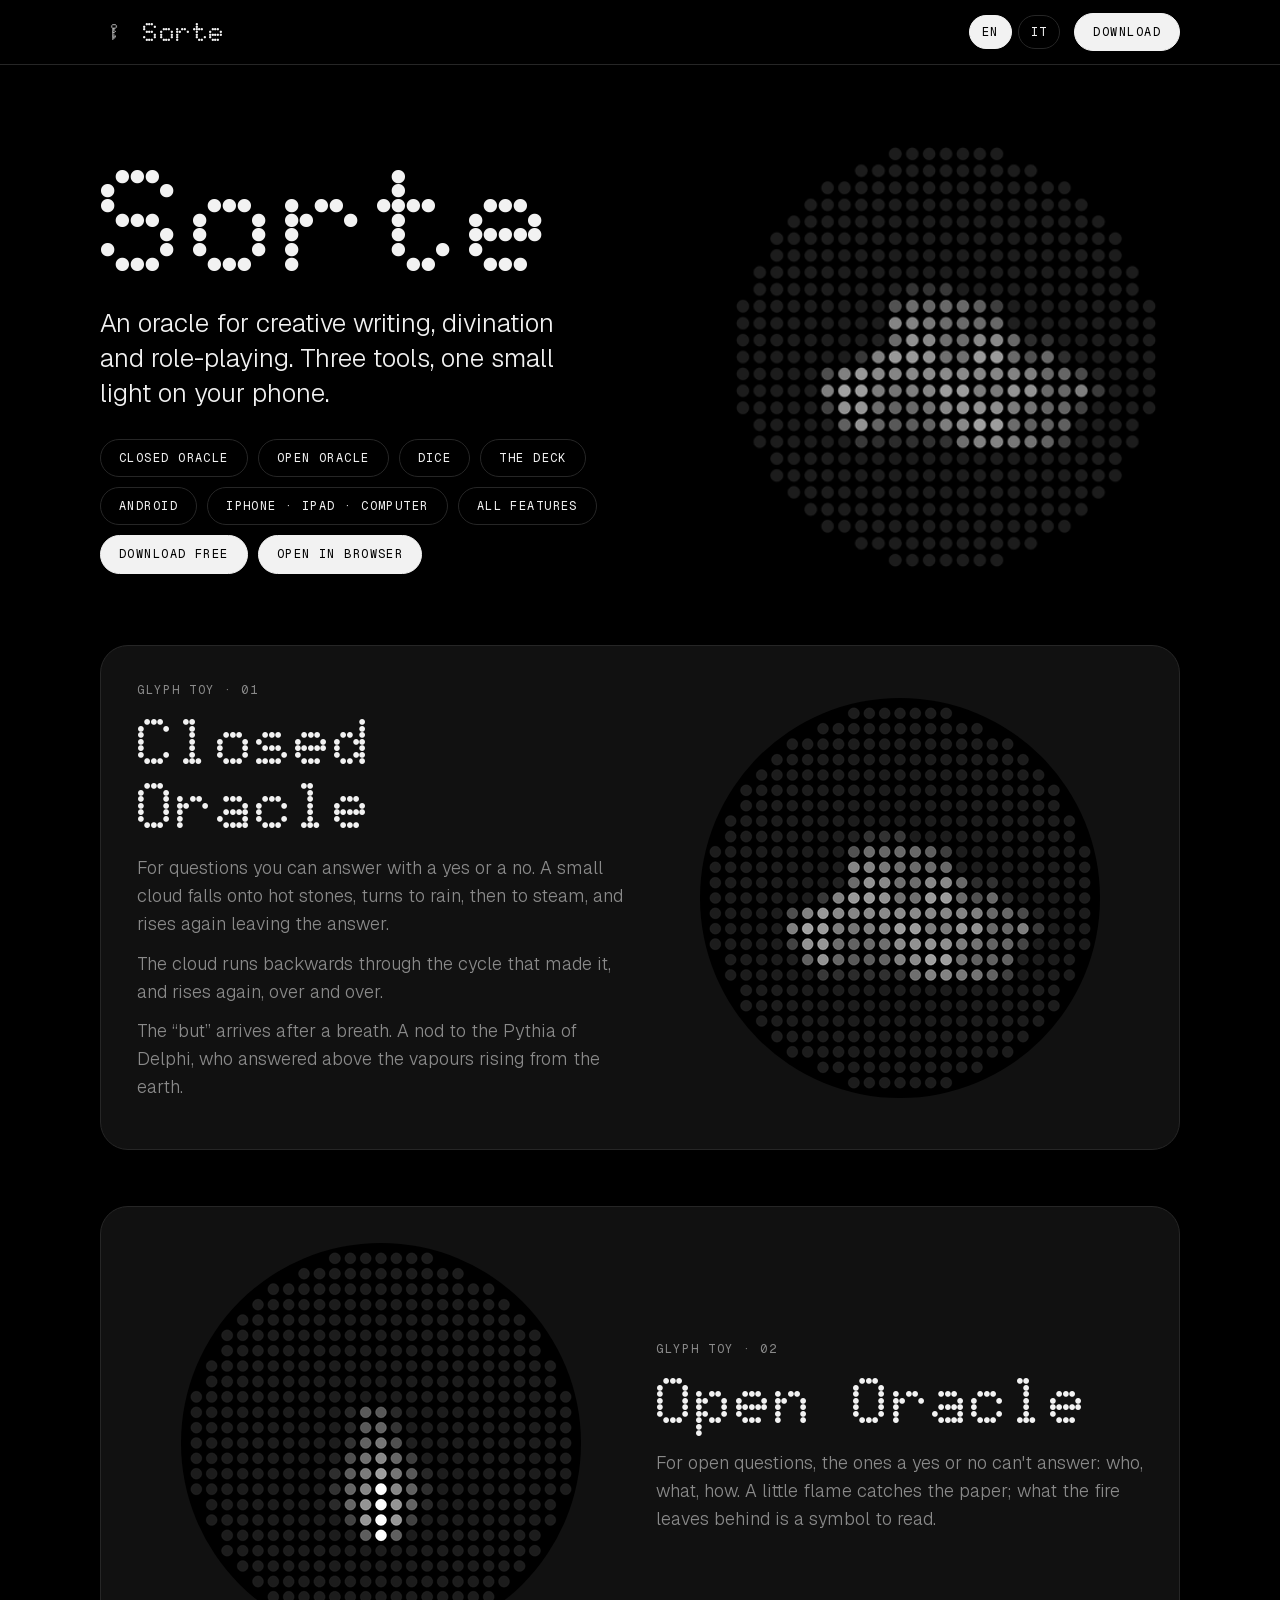
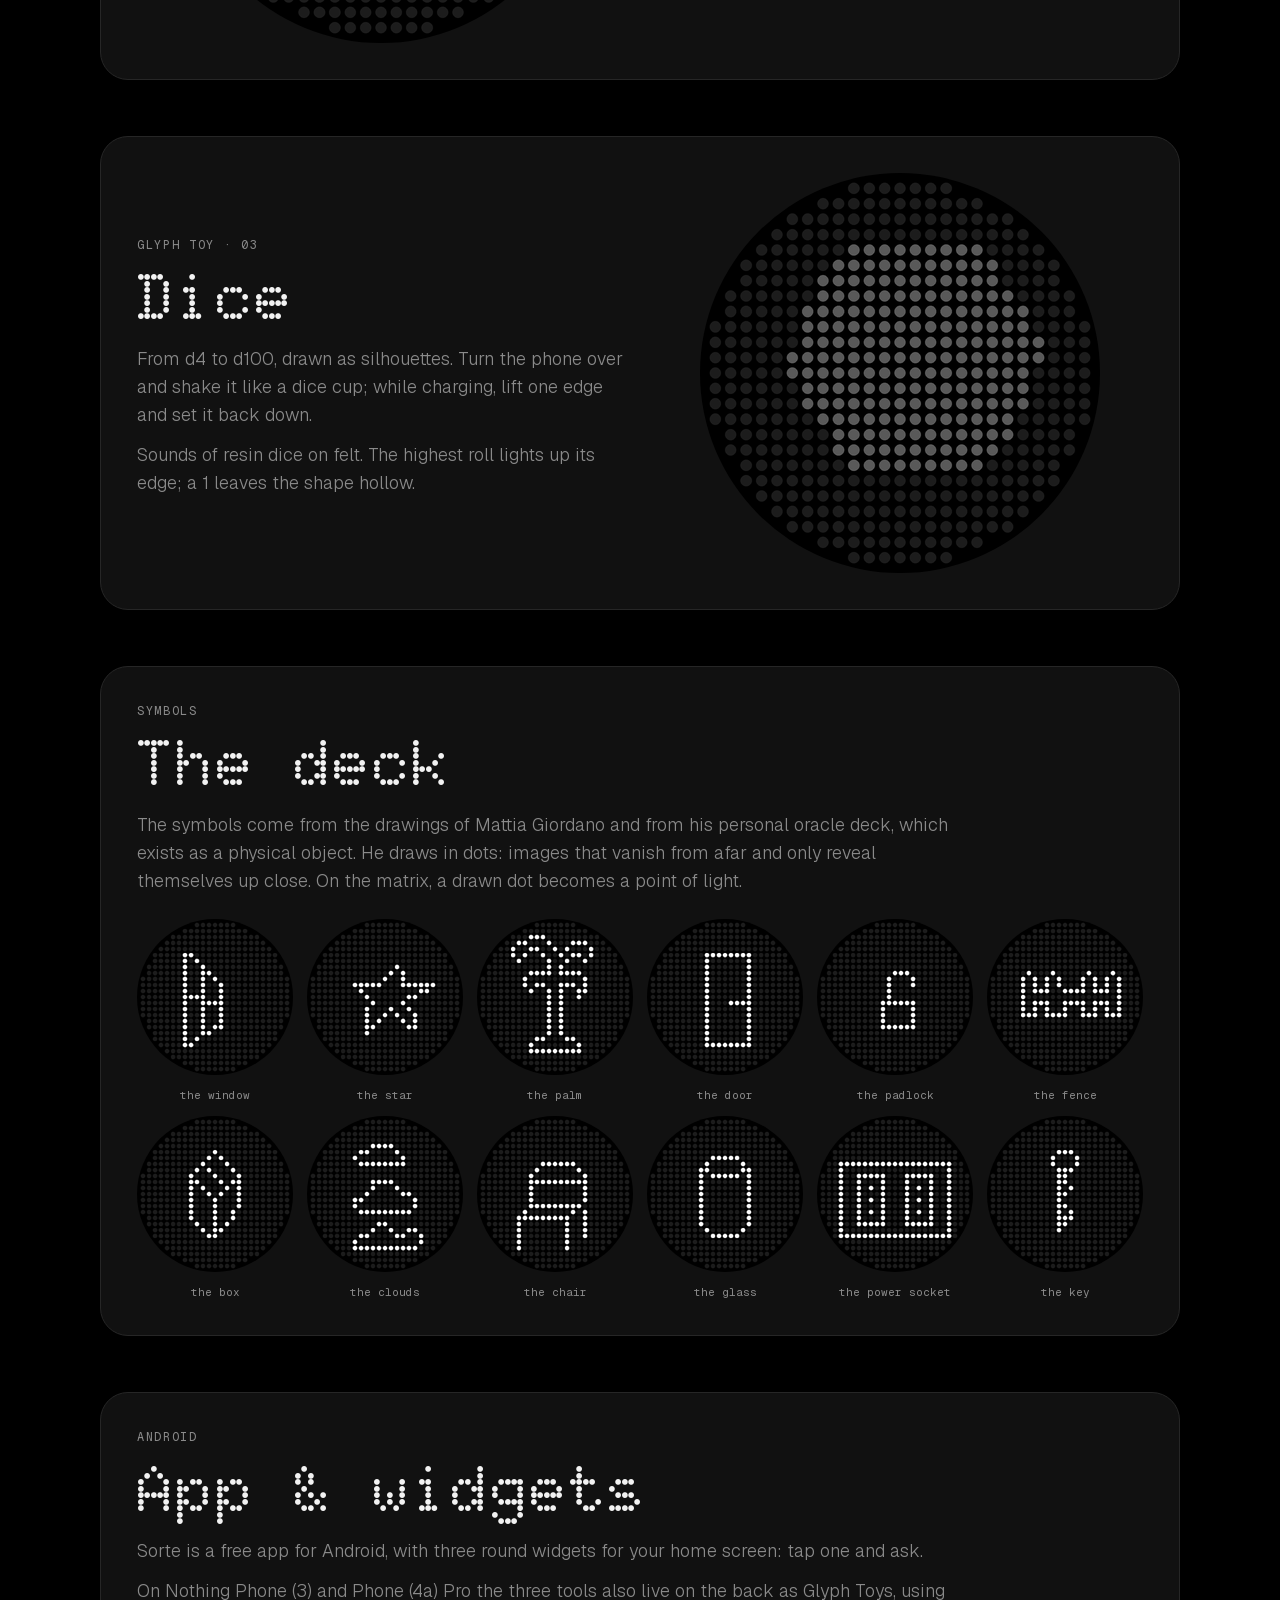
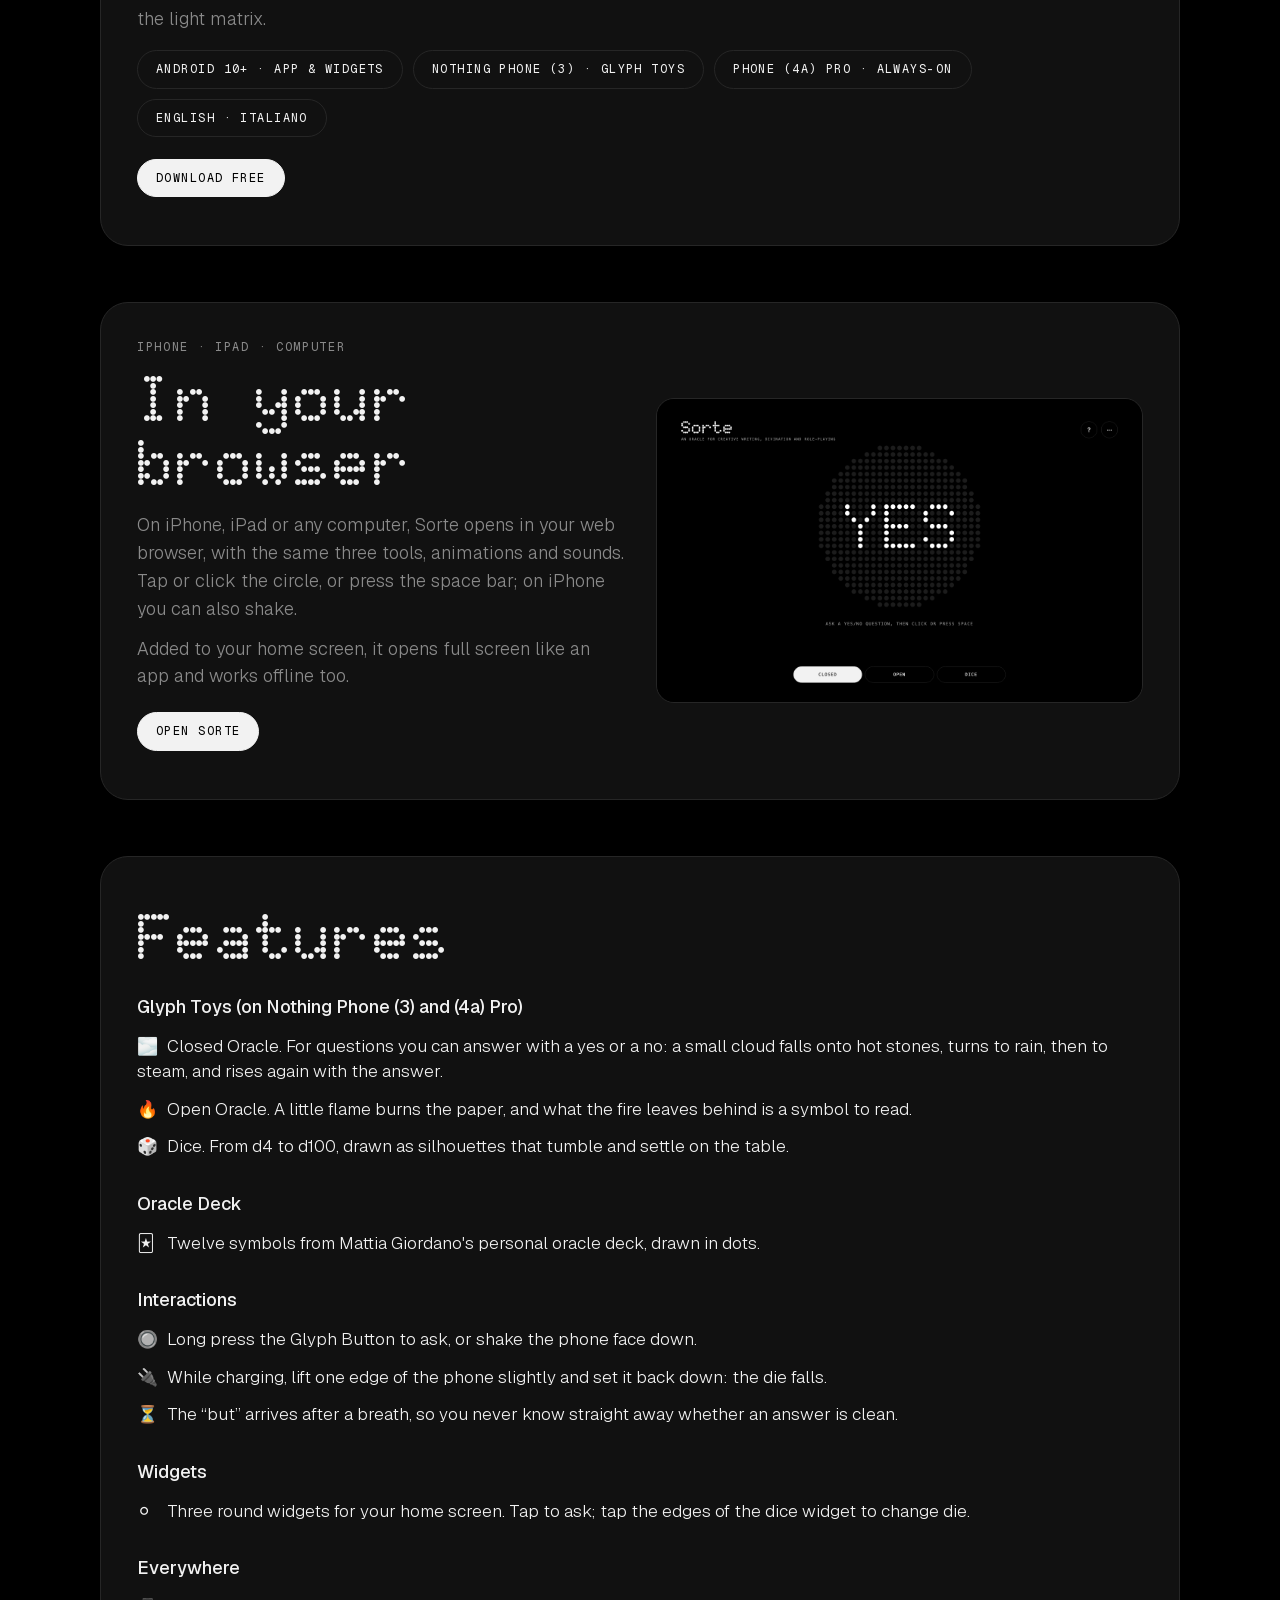
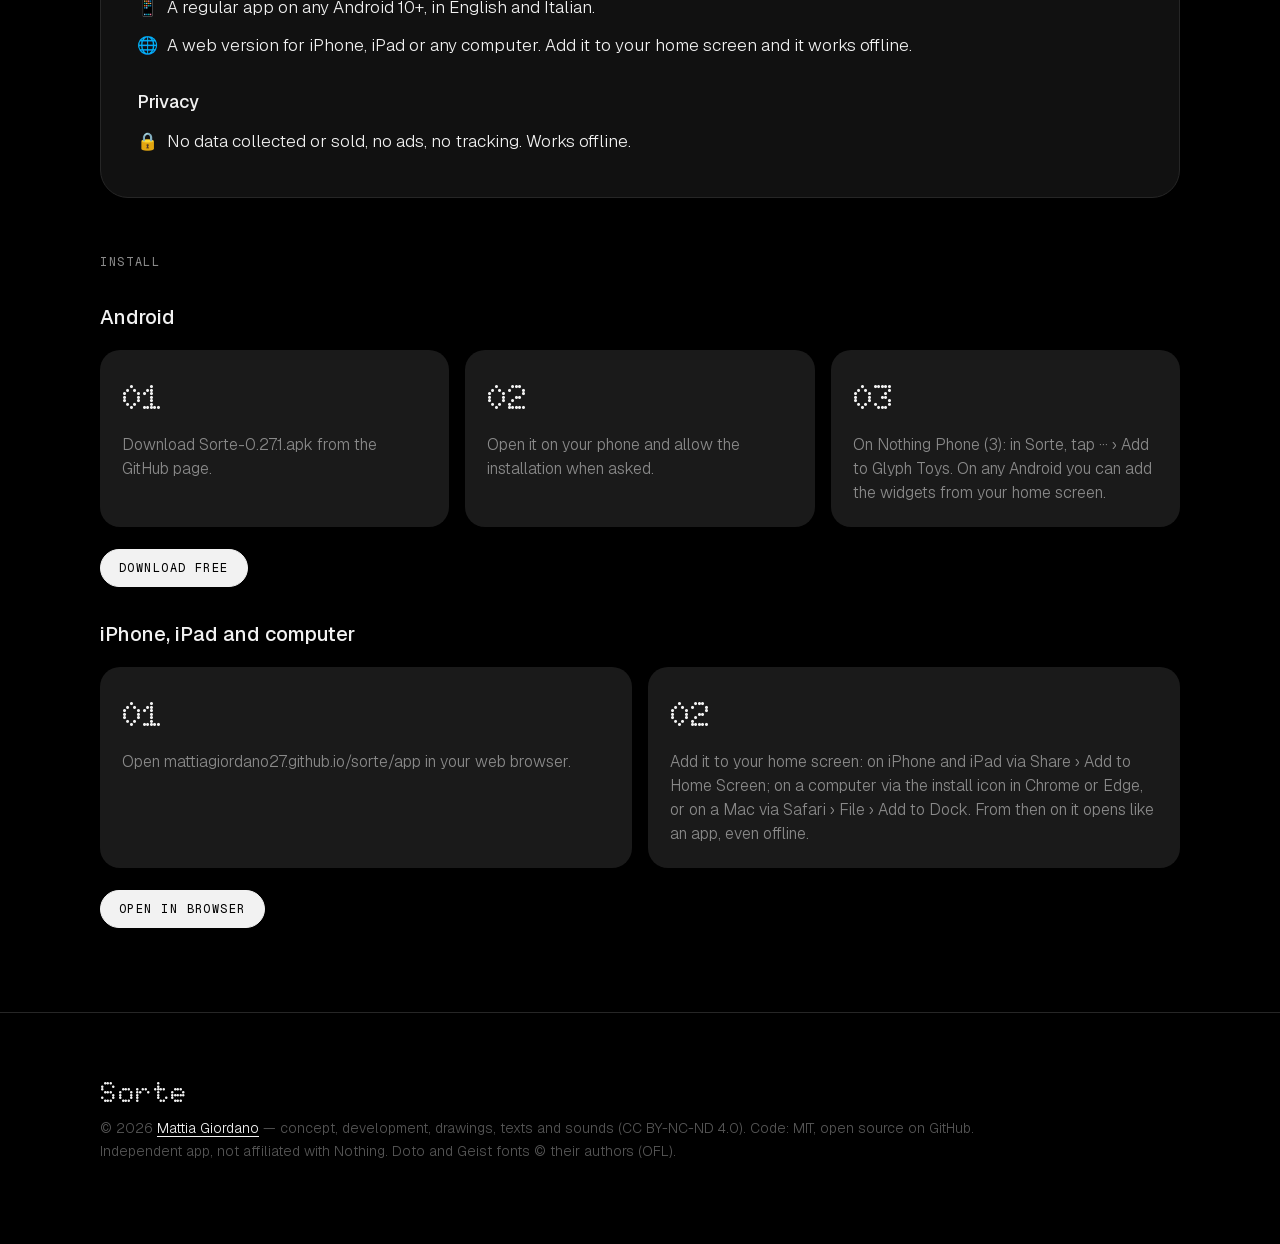
<file: docs/index.html>
<!doctype html>
<html lang="en">
<head>
<meta charset="utf-8">
<meta name="viewport" content="width=device-width,initial-scale=1">
<title>Sorte — an oracle for creative writing, divination and role-playing</title>
<meta name="description" content="A closed oracle made of steam, an open oracle made of fire, and dice. Glyph Toys for Nothing Phone (3), an app for Android, and a web version for iPhone, iPad or any computer. By Mattia Giordano.">
<meta property="og:title" content="Sorte">
<meta property="og:description" content="An oracle for creative writing, divination and role-playing.">
<meta property="og:image" content="https://mattiagiordano27.github.io/sorte/media/og.png?v=2">
<meta property="og:image:width" content="1024">
<meta property="og:image:height" content="500">
<meta property="og:image:alt" content="Sorte, a dotted key: an oracle for creative writing, divination and role-playing">
<meta property="og:site_name" content="Sorte">
<meta property="og:url" content="https://mattiagiordano27.github.io/sorte/">
<meta property="og:type" content="website">
<meta name="twitter:card" content="summary_large_image">
<meta name="twitter:title" content="Sorte">
<meta name="twitter:description" content="An oracle for creative writing, divination and role-playing. Nothing Phone (3), Android, and the web.">
<meta name="twitter:image" content="https://mattiagiordano27.github.io/sorte/media/og.png?v=2">
<link rel="canonical" href="https://mattiagiordano27.github.io/sorte/">
<meta name="author" content="Mattia Giordano">
<meta name="keywords" content="Sorte, oracle, Nothing Phone 3, Glyph Toys, Glyph Matrix, divination, creative writing, solo role-playing, TTRPG, dice, web app, iPhone, Mattia Giordano, oracolo">
<link rel="icon" href="media/icon.png">
<script type="application/ld+json">{"@context": "https://schema.org", "@type": "SoftwareApplication", "name": "Sorte", "url": "https://mattiagiordano27.github.io/sorte/", "description": "An oracle for creative writing, divination and role-playing. Glyph Toys for Nothing Phone (3), an app for Android, and a web version for iPhone, iPad or any computer.", "applicationCategory": "GameApplication", "operatingSystem": "Android 10+, web browser", "inLanguage": ["en", "it"], "isAccessibleForFree": true, "offers": {"@type": "Offer", "price": "0", "priceCurrency": "EUR"}, "author": {"@type": "Person", "name": "Mattia Giordano"}, "image": "https://mattiagiordano27.github.io/sorte/media/og.png?v=2", "softwareVersion": "0.27.1", "downloadUrl": "https://github.com/mattiagiordano27/sorte/releases/latest", "installUrl": "https://mattiagiordano27.github.io/sorte/app/", "license": "https://opensource.org/licenses/MIT", "sameAs": ["https://github.com/mattiagiordano27/sorte", "https://mattiagiordano27.github.io/sorte/app/"]}</script>
<link rel="stylesheet" href="fonts/fonts.css">
<style>
  :root{
    --bg:#000; --card:#111; --card-2:#1a1a1a; --line:#262626;
    --text:#f2f2f2; --muted:#8a8a8a; --dim:#555;
    --radius:28px;
  }
  *{box-sizing:border-box}
  html{scroll-behavior:smooth}
  body{margin:0;background:var(--bg);color:var(--text);font-family:"Geist",system-ui,sans-serif;font-weight:300;
       -webkit-font-smoothing:antialiased}
  a{color:inherit}
  .wrap{max-width:1120px;margin:0 auto;padding:0 20px}
  .dot{font-family:"Doto",monospace;font-weight:900;font-variation-settings:"ROND" 100;letter-spacing:.02em}
  .mono{font-family:"Geist Mono",ui-monospace,monospace;font-size:12px;letter-spacing:.14em;text-transform:uppercase;color:var(--muted)}

  /* barra in alto */
  header{position:sticky;top:0;z-index:10;background:rgba(0,0,0,.82);backdrop-filter:blur(14px);border-bottom:1px solid var(--line)}
  header .wrap{display:flex;align-items:center;gap:14px;height:64px}
  header img{width:28px;height:28px;border-radius:50%}
  header .brand{font-size:26px;flex:1}
  .pill{display:inline-flex;align-items:center;gap:8px;border:1px solid var(--line);border-radius:999px;padding:10px 18px;max-width:100%;text-align:left;line-height:1.35;
        font-family:"Geist Mono",monospace;font-size:12px;letter-spacing:.12em;text-transform:uppercase;text-decoration:none;
        color:var(--text);background:transparent;cursor:pointer;white-space:nowrap;transition:border-color .2s,background .2s}
  .pill:hover{border-color:var(--muted)}
  .pill.solid{background:var(--text);color:#000;border-color:var(--text)}
  .lang{display:flex;gap:6px}
  .lang .pill{padding:8px 12px}
  .lang .pill.on{background:var(--text);color:#000;border-color:var(--text)}

  /* apertura */
  .hero{padding:72px 0 40px;display:grid;grid-template-columns:1.1fr .9fr;gap:40px;align-items:center}
  .hero h1{font-size:clamp(72px,13vw,148px);line-height:.9;margin:14px 0 18px}
  .hero p.lead{font-size:clamp(20px,2.4vw,26px);line-height:1.35;color:var(--text);margin:0 0 28px;max-width:30ch}
  .hero .matrix{width:100%;max-width:440px;justify-self:center;border-radius:50%}
  .pills{display:flex;flex-wrap:wrap;gap:10px}

  /* schede delle funzioni */
  section{padding:28px 0}
  .card{background:var(--card);border:1px solid var(--line);border-radius:var(--radius);padding:36px;
        display:grid;grid-template-columns:1fr 1fr;gap:32px;align-items:center}
  .card + .card{margin-top:16px}
  .card h2{font-size:clamp(40px,5.6vw,64px);line-height:1;margin:12px 0 16px}
  .card p{font-size:18px;line-height:1.55;color:var(--muted);margin:0 0 12px;max-width:44ch}
  .card img.shot{width:100%;border-radius:18px;border:1px solid var(--line);justify-self:center}
  .card img.anim{width:100%;max-width:400px;border-radius:50%;justify-self:center}
  .card.flip > :first-child{order:2}

  /* il mazzo */
  .deck{display:grid;grid-template-columns:repeat(6,1fr);gap:14px;margin-top:24px}
  .deck figure{margin:0;text-align:center}
  .deck img{width:100%;border-radius:50%}
  .deck figcaption{font-family:"Geist Mono",monospace;font-size:11px;color:var(--muted);margin-top:8px}

  /* novità */
  .news h3{font-weight:500;font-size:18px;margin:26px 0 10px}
  .news ul{list-style:none;padding:0;margin:0}
  .news li{font-size:17px;line-height:1.5;padding:6px 0;color:var(--text)}
  .news li span{display:inline-block;width:30px}

  /* installazione */
  #install h3.group{font-size:20px;font-weight:500;margin:34px 0 0;color:var(--text)}
  .steps{counter-reset:s;display:grid;grid-template-columns:repeat(3,1fr);gap:16px;margin-top:20px}
  .steps.two{grid-template-columns:repeat(2,1fr)}
  .steps div{background:var(--card-2);border-radius:20px;padding:22px;font-size:16px;line-height:1.5;color:var(--muted)}
  .steps div::before{counter-increment:s;content:counter(s,decimal-leading-zero);display:block;font-family:"Doto",monospace;
                     font-weight:900;font-size:34px;color:var(--text);margin-bottom:10px}

  footer a.ig{color:var(--text);text-decoration:underline;text-underline-offset:3px}
  footer{padding:56px 0 80px;color:var(--dim);font-size:14px;line-height:1.7;border-top:1px solid var(--line);margin-top:40px}

  @media (max-width:820px){
    .hero{grid-template-columns:1fr;padding-top:40px}
    .hero .matrix{max-width:320px;order:-1}
    .card{grid-template-columns:1fr;padding:26px}
    .card.flip > :first-child{order:0}
    .deck{grid-template-columns:repeat(3,1fr)}
    .steps,.steps.two{grid-template-columns:1fr}
    header .dl{display:none}
    .pill{letter-spacing:.06em;padding:10px 14px}
  }
</style>
</head>
<body>

<header>
  <div class="wrap">
    <img src="media/icon.png" alt="">
    <span class="brand dot">Sorte</span>
    <div class="lang"><button class="pill on" data-lang="en">EN</button><button class="pill" data-lang="it">IT</button></div>
    <a class="pill solid dl" href="https://github.com/mattiagiordano27/sorte/releases/latest" data-en="Download" data-it="Scarica">Download</a>
  </div>
</header>

<main class="wrap">

  <div class="hero">
    <div>
      <h1 class="dot">Sorte</h1>
      <p class="lead" data-en="An oracle for creative writing, divination and role-playing. Three tools, one small light on your phone."
         data-it="Un oracolo per scrittura creativa, divinazione e gioco di ruolo. Tre strumenti, una piccola luce sul telefono.">
        An oracle for creative writing, divination and role-playing. Three tools, one small light on your phone.</p>
      <div class="pills">
        <a class="pill" href="#closed" data-en="Closed Oracle" data-it="Oracolo chiuso">Closed Oracle</a>
        <a class="pill" href="#open" data-en="Open Oracle" data-it="Oracolo aperto">Open Oracle</a>
        <a class="pill" href="#dice" data-en="Dice" data-it="Dadi">Dice</a>
        <a class="pill" href="#deck" data-en="The deck" data-it="Il mazzo">The deck</a>
        <a class="pill" href="#widgets" data-en="Android" data-it="Android">Android</a>
        <a class="pill" href="#web" data-en="iPhone · iPad · computer" data-it="iPhone · iPad · computer">iPhone · iPad · computer</a>
        <a class="pill" href="#features" data-en="All features" data-it="Tutte le funzioni">All features</a>
        <a class="pill solid" href="https://github.com/mattiagiordano27/sorte/releases/latest" data-en="Download free" data-it="Scarica gratis">Download free</a>
        <a class="pill solid" href="https://mattiagiordano27.github.io/sorte/app/" data-en="Open in browser" data-it="Apri nel browser">Open in browser</a>
      </div>
    </div>
    <img class="matrix" src="media/closed_en.gif?v=2" data-gif="closed" alt="The Closed Oracle on the Glyph Matrix">
  </div>

  <section id="closed">
    <div class="card">
      <div>
        <div class="mono">Glyph Toy · 01</div>
        <h2 class="dot" data-en="Closed Oracle" data-it="Oracolo chiuso">Closed Oracle</h2>
        <p data-en="For questions you can answer with a yes or a no. A small cloud falls onto hot stones, turns to rain, then to steam, and rises again leaving the answer."
           data-it="Per le domande a cui si risponde sì o no. Una piccola nuvola cade sulle pietre calde, si fa pioggia, poi vapore, e risale lasciando la risposta.">
          For questions you can answer with a yes or a no. A small cloud falls onto hot stones, turns to rain, then to steam, and rises again leaving the answer.</p>
        <p data-en="The cloud runs backwards through the cycle that made it, and rises again, over and over."
           data-it="La nuvola ripercorre al contrario il ciclo che l'ha formata, e torna a salire, ciclicamente.">
          The cloud runs backwards through the cycle that made it, and rises again, over and over.</p>
        <p data-en="The “but” arrives after a breath. A nod to the Pythia of Delphi, who answered above the vapours rising from the earth."
           data-it="Il «ma» arriva dopo un respiro. Un omaggio alla Pizia di Delfi, che rispondeva sopra i vapori che salivano dalla terra.">
          The “but” arrives after a breath. A nod to the Pythia of Delphi, who answered above the vapours rising from the earth.</p>
      </div>
      <img class="anim" src="media/closed_en.gif?v=2" data-gif="closed" alt="">
    </div>
  </section>

  <section id="open">
    <div class="card flip">
      <div>
        <div class="mono">Glyph Toy · 02</div>
        <h2 class="dot" data-en="Open Oracle" data-it="Oracolo aperto">Open Oracle</h2>
        <p data-en="For open questions, the ones a yes or no can't answer: who, what, how. A little flame catches the paper; what the fire leaves behind is a symbol to read."
           data-it="Per le domande aperte, quelle a cui non basta un sì o un no: chi, cosa, come. Una fiammella brucia la carta; quello che il fuoco lascia è un simbolo da leggere.">
          For open questions, the ones a yes or no can't answer: who, what, how. A little flame catches the paper; what the fire leaves behind is a symbol to read.</p>
      </div>
      <img class="anim" src="media/open.gif?v=2" alt="">
    </div>
  </section>

  <section id="dice">
    <div class="card">
      <div>
        <div class="mono">Glyph Toy · 03</div>
        <h2 class="dot" data-en="Dice" data-it="Dadi">Dice</h2>
        <p data-en="From d4 to d100, drawn as silhouettes. Turn the phone over and shake it like a dice cup; while charging, lift one edge and set it back down."
           data-it="Dal d4 al d100, disegnati come sagome. Capovolgi il telefono e scuotilo come un bicchiere di dadi; in carica, sollevane un lato e riappoggialo.">
          From d4 to d100, drawn as silhouettes. Turn the phone over and shake it like a dice cup; while charging, lift one edge and set it back down.</p>
        <p data-en="Sounds of resin dice on felt. The highest roll lights up its edge; a 1 leaves the shape hollow."
           data-it="Il suono di dadi di resina sul feltro. Il massimo accende il contorno; l'1 lascia la sagoma vuota.">
          Sounds of resin dice on felt. The highest roll lights up its edge; a 1 leaves the shape hollow.</p>
      </div>
      <img class="anim" src="media/dice.gif?v=2" alt="">
    </div>
  </section>

  <section id="deck">
    <div class="card" style="display:block">
      <div class="mono" data-en="Symbols" data-it="Simboli">Symbols</div>
      <h2 class="dot" data-en="The deck" data-it="Il mazzo">The deck</h2>
      <p style="max-width:68ch" data-en="The symbols come from the drawings of Mattia Giordano and from his personal oracle deck, which exists as a physical object. He draws in dots: images that vanish from afar and only reveal themselves up close. On the matrix, a drawn dot becomes a point of light."
         data-it="I simboli vengono dai disegni di Mattia Giordano e dal suo mazzo oracolare personale, che esiste come oggetto fisico. Disegna a puntini: immagini che da lontano scompaiono e si rivelano solo da vicino. Sulla matrice, un punto disegnato diventa un punto acceso.">
        The symbols come from the drawings of Mattia Giordano and from his personal oracle deck, which exists as a physical object. He draws in dots: images that vanish from afar and only reveal themselves up close. On the matrix, a drawn dot becomes a point of light.</p>
      <div class="deck" id="deckgrid"></div>
    </div>
  </section>

  <section id="widgets">
    <div class="card" style="display:block">
      <div class="mono" data-en="Android" data-it="Android">Android</div>
      <h2 class="dot" data-en="App & widgets" data-it="App e widget">App &amp; widgets</h2>
      <p style="max-width:68ch" data-en="Sorte is a free app for Android, with three round widgets for your home screen: tap one and ask."
         data-it="Sorte è un'app gratuita per Android, con tre widget tondi per la schermata Home: ne tocchi uno e chiedi.">
        Sorte is a free app for Android, with three round widgets for your home screen: tap one and ask.</p>
      <p style="max-width:68ch" data-en="On Nothing Phone (3) and Phone (4a) Pro the three tools also live on the back as Glyph Toys, using the light matrix."
         data-it="Su Nothing Phone (3) e Phone (4a) Pro i tre strumenti vivono anche sul retro come Glyph Toys, sfruttando la matrice luminosa.">
        On Nothing Phone (3) and Phone (4a) Pro the three tools also live on the back as Glyph Toys, using the light matrix.</p>
      <div class="pills" style="margin-top:18px">
        <span class="pill" data-en="Android 10+ · app &amp; widgets" data-it="Android 10+ · app e widget">Android 10+ · app &amp; widgets</span>
        <span class="pill" data-en="Nothing Phone (3) · Glyph Toys" data-it="Nothing Phone (3) · Glyph Toys">Nothing Phone (3) · Glyph Toys</span>
        <span class="pill" data-en="Phone (4a) Pro · always-on" data-it="Phone (4a) Pro · always-on">Phone (4a) Pro · always-on</span>
        <span class="pill" data-en="English · Italiano" data-it="Italiano · English">English · Italiano</span>
      </div>
      <p style="margin-top:22px"><a class="pill solid" href="https://github.com/mattiagiordano27/sorte/releases/latest" data-en="Download free" data-it="Scarica gratis">Download free</a></p>
    </div>
  </section>

  <section id="web">
    <div class="card">
      <div>
        <div class="mono" data-en="iPhone · iPad · computer" data-it="iPhone · iPad · computer">iPhone · iPad · computer</div>
        <h2 class="dot" data-en="In your browser" data-it="Nel browser">In your browser</h2>
        <p data-en="On iPhone, iPad or any computer, Sorte opens in your web browser, with the same three tools, animations and sounds. Tap or click the circle, or press the space bar; on iPhone you can also shake."
           data-it="Su iPhone, iPad o qualsiasi computer Sorte si apre nel browser, con gli stessi tre strumenti, le stesse animazioni e gli stessi suoni. Tocca o clicca il tondo, oppure premi la barra spaziatrice; su iPhone puoi anche scuotere.">
          On iPhone, iPad or any computer, Sorte opens in your web browser, with the same three tools, animations and sounds. Tap or click the circle, or press the space bar; on iPhone you can also shake.</p>
        <p data-en="Added to your home screen, it opens full screen like an app and works offline too."
           data-it="Aggiunta alla schermata Home, si apre a tutto schermo come un'app e funziona anche offline.">
          Added to your home screen, it opens full screen like an app and works offline too.</p>
        <p style="margin-top:22px"><a class="pill solid" href="https://mattiagiordano27.github.io/sorte/app/" data-en="Open Sorte" data-it="Apri Sorte">Open Sorte</a></p>
      </div>
      <img class="shot" src="media/web.png" alt="Sorte in a web browser on a computer" loading="lazy">
    </div>
  </section>
  <section class="news" id="features">
    <div class="card" style="display:block">
      <h2 class="dot" data-en="Features" data-it="Funzioni">Features</h2>
      <div id="news-en">
        <h3>Glyph Toys (on Nothing Phone (3) and (4a) Pro)</h3>
        <ul>
          <li><span>🌫️</span>Closed Oracle. For questions you can answer with a yes or a no: a small cloud falls onto hot stones, turns to rain, then to steam, and rises again with the answer.</li>
          <li><span>🔥</span>Open Oracle. A little flame burns the paper, and what the fire leaves behind is a symbol to read.</li>
          <li><span>🎲</span>Dice. From d4 to d100, drawn as silhouettes that tumble and settle on the table.</li>
        </ul>
        <h3>Oracle Deck</h3>
        <ul><li><span>🃏</span>Twelve symbols from Mattia Giordano's personal oracle deck, drawn in dots.</li></ul>
        <h3>Interactions</h3>
        <ul>
          <li><span>🔘</span>Long press the Glyph Button to ask, or shake the phone face down.</li>
          <li><span>🔌</span>While charging, lift one edge of the phone slightly and set it back down: the die falls.</li>
          <li><span>⏳</span>The “but” arrives after a breath, so you never know straight away whether an answer is clean.</li>
        </ul>
        <h3>Widgets</h3>
        <ul><li><span>⚪</span>Three round widgets for your home screen. Tap to ask; tap the edges of the dice widget to change die.</li></ul>
        <h3>Everywhere</h3>
        <ul>
          <li><span>📱</span>A regular app on any Android 10+, in English and Italian.</li>
          <li><span>🌐</span>A web version for iPhone, iPad or any computer. Add it to your home screen and it works offline.</li>
        </ul>
        <h3>Privacy</h3>
        <ul><li><span>🔒</span>No data collected or sold, no ads, no tracking. Works offline.</li></ul>
      </div>
      <div id="news-it" hidden>
        <h3>Glyph Toys (su Nothing Phone (3) e (4a) Pro)</h3>
        <ul>
          <li><span>🌫️</span>Oracolo chiuso. Per le domande a cui si risponde sì o no: una piccola nuvola cade sulle pietre calde, si fa pioggia, poi vapore, e risale con la risposta.</li>
          <li><span>🔥</span>Oracolo aperto. Una fiammella brucia la carta, e quello che il fuoco lascia è un simbolo da leggere.</li>
          <li><span>🎲</span>Dadi. Dal d4 al d100, disegnati come sagome che rotolano e si posano sul tavolo.</li>
        </ul>
        <h3>Il mazzo</h3>
        <ul><li><span>🃏</span>Dodici simboli dal mazzo oracolare personale di Mattia Giordano, disegnati a puntini.</li></ul>
        <h3>Interazioni</h3>
        <ul>
          <li><span>🔘</span>Pressione lunga sul Glyph Button per chiedere, oppure scuoti il telefono a faccia in giù.</li>
          <li><span>🔌</span>In carica, solleva leggermente un lato del telefono e riappoggialo: il dado cade.</li>
          <li><span>⏳</span>Il «ma» arriva dopo un respiro: non sai subito se la risposta è netta.</li>
        </ul>
        <h3>Widget</h3>
        <ul><li><span>⚪</span>Tre widget tondi per la schermata Home. Tocca e chiedi; nel widget dei dadi tocca i bordi per cambiare dado.</li></ul>
        <h3>Ovunque</h3>
        <ul>
          <li><span>📱</span>App per ogni Android 10+, in italiano e in inglese.</li>
          <li><span>🌐</span>Una versione web per iPhone, iPad o qualsiasi computer. Aggiungila alla schermata Home e funziona anche offline.</li>
        </ul>
        <h3>Privacy</h3>
        <ul><li><span>🔒</span>Nessun dato raccolto né venduto, niente pubblicità né tracciamento. Funziona offline.</li></ul>
      </div>
    </div>
  </section>

  <section id="install">
    <div class="mono" data-en="Install" data-it="Installa">Install</div>
    <h3 class="group" data-en="Android" data-it="Android">Android</h3>
    <div class="steps">
      <div data-en="Download Sorte-0.27.1.apk from the GitHub page." data-it="Scarica Sorte-0.27.1.apk dalla pagina di GitHub.">Download Sorte-0.27.1.apk from the GitHub page.</div>
      <div data-en="Open it on your phone and allow the installation when asked." data-it="Aprilo sul telefono e consenti l'installazione quando te lo chiede.">Open it on your phone and allow the installation when asked.</div>
      <div data-en="On Nothing Phone (3): in Sorte, tap ··· › Add to Glyph Toys. On any Android you can add the widgets from your home screen." data-it="Su Nothing Phone (3): in Sorte tocca ··· › Aggiungi ai Glyph Toys. Su ogni Android puoi aggiungere i widget dalla schermata Home.">On Nothing Phone (3): in Sorte, tap ··· › Add to Glyph Toys. On any Android you can add the widgets from your home screen.</div>
    </div>
    <p style="margin-top:22px"><a class="pill solid" href="https://github.com/mattiagiordano27/sorte/releases/latest" data-en="Download free" data-it="Scarica gratis">Download free</a></p>
    <h3 class="group" data-en="iPhone, iPad and computer" data-it="iPhone, iPad e computer">iPhone, iPad and computer</h3>
    <div class="steps two">
      <div data-en="Open mattiagiordano27.github.io/sorte/app in your web browser." data-it="Apri mattiagiordano27.github.io/sorte/app nel browser.">Open mattiagiordano27.github.io/sorte/app in your web browser.</div>
      <div data-en="Add it to your home screen: on iPhone and iPad via Share › Add to Home Screen; on a computer via the install icon in Chrome or Edge, or on a Mac via Safari › File › Add to Dock. From then on it opens like an app, even offline." data-it="Aggiungila alla schermata Home: su iPhone e iPad da Condividi › Aggiungi alla schermata Home; sul computer dall'icona di installazione di Chrome o Edge, o su Mac da Safari › File › Aggiungi al Dock. Da lì si apre come un'app, anche offline.">Add it to your home screen: on iPhone and iPad via Share › Add to Home Screen; on a computer via the install icon in Chrome or Edge, or on a Mac via Safari › File › Add to Dock. From then on it opens like an app, even offline.</div>
    </div>
    <p style="margin-top:22px"><a class="pill solid" href="https://mattiagiordano27.github.io/sorte/app/" data-en="Open in browser" data-it="Apri nel browser">Open in browser</a></p>
  </section>

</main>

<footer>
  <div class="wrap">
    <div class="dot" style="font-size:28px;color:var(--text)">Sorte</div>
    <div>© 2026 <a class="ig" href="https://www.instagram.com/mattiogiordana/" target="_blank" rel="noopener">Mattia Giordano</a>
      <span data-en="— concept, development, drawings, texts and sounds (CC BY-NC-ND 4.0). Code: MIT, open source on GitHub."
            data-it="— ideazione, sviluppo, disegni, testi e suoni (CC BY-NC-ND 4.0). Codice: MIT, open source su GitHub.">— concept, development, drawings, texts and sounds (CC BY-NC-ND 4.0). Code: MIT, open source on GitHub.</span></div>
    <div data-en="Independent app, not affiliated with Nothing. Doto and Geist fonts © their authors (OFL)."
         data-it="App indipendente, non affiliata a Nothing. Font Doto e Geist © i rispettivi autori (OFL).">
      Independent app, not affiliated with Nothing. Doto and Geist fonts © their authors (OFL).</div>
  </div>
</footer>

<script>
  // il mazzo: dodici carte
  const SYM=[["finestra","the window","la finestra"],["stella","the star","la stella"],["palma","the palm","la palma"],
    ["porta","the door","la porta"],["lucchetto","the padlock","il lucchetto"],["recinto","the fence","il recinto"],
    ["scatola","the box","la scatola"],["nuvole","the clouds","le nuvole"],["sedia","the chair","la sedia"],
    ["bicchiere","the glass","il bicchiere"],["presa_elettrica","the power socket","la presa elettrica"],["chiave","the key","la chiave"]];
  const grid=document.getElementById('deckgrid');
  SYM.forEach(([f,en,it])=>{ const fig=document.createElement('figure');
    fig.innerHTML=`<img src="media/sym_${f}.png?v=2" alt="${en}" loading="lazy"><figcaption data-en="${en}" data-it="${it}">${en}</figcaption>`;
    grid.appendChild(fig); });

  // lingua: inglese di serie, italiano col pulsante IT (ricordato su questo browser)
  function setLang(l){
    document.documentElement.lang=l;
    document.querySelectorAll('[data-en]').forEach(e=>{ e.textContent=e.dataset[l]; });
    document.querySelectorAll('[data-lang]').forEach(b=>b.classList.toggle('on',b.dataset.lang===l));
    document.getElementById('news-en').hidden=l!=='en'; document.getElementById('news-it').hidden=l!=='it';
    // le risposte sulla matrice nella lingua della pagina
    document.querySelectorAll('[data-gif]').forEach(i=>{ i.src='media/'+i.dataset.gif+'_'+l+'.gif?v=2'; });
    try{ localStorage.setItem('sorte-lang',l); }catch(e){}
  }
  document.querySelectorAll('[data-lang]').forEach(b=>b.onclick=()=>setLang(b.dataset.lang));
  let saved=null; try{ saved=localStorage.getItem('sorte-lang'); }catch(e){}
  setLang(saved || 'en');                       // inglese di serie
</script>
</body>
</html>
</file>
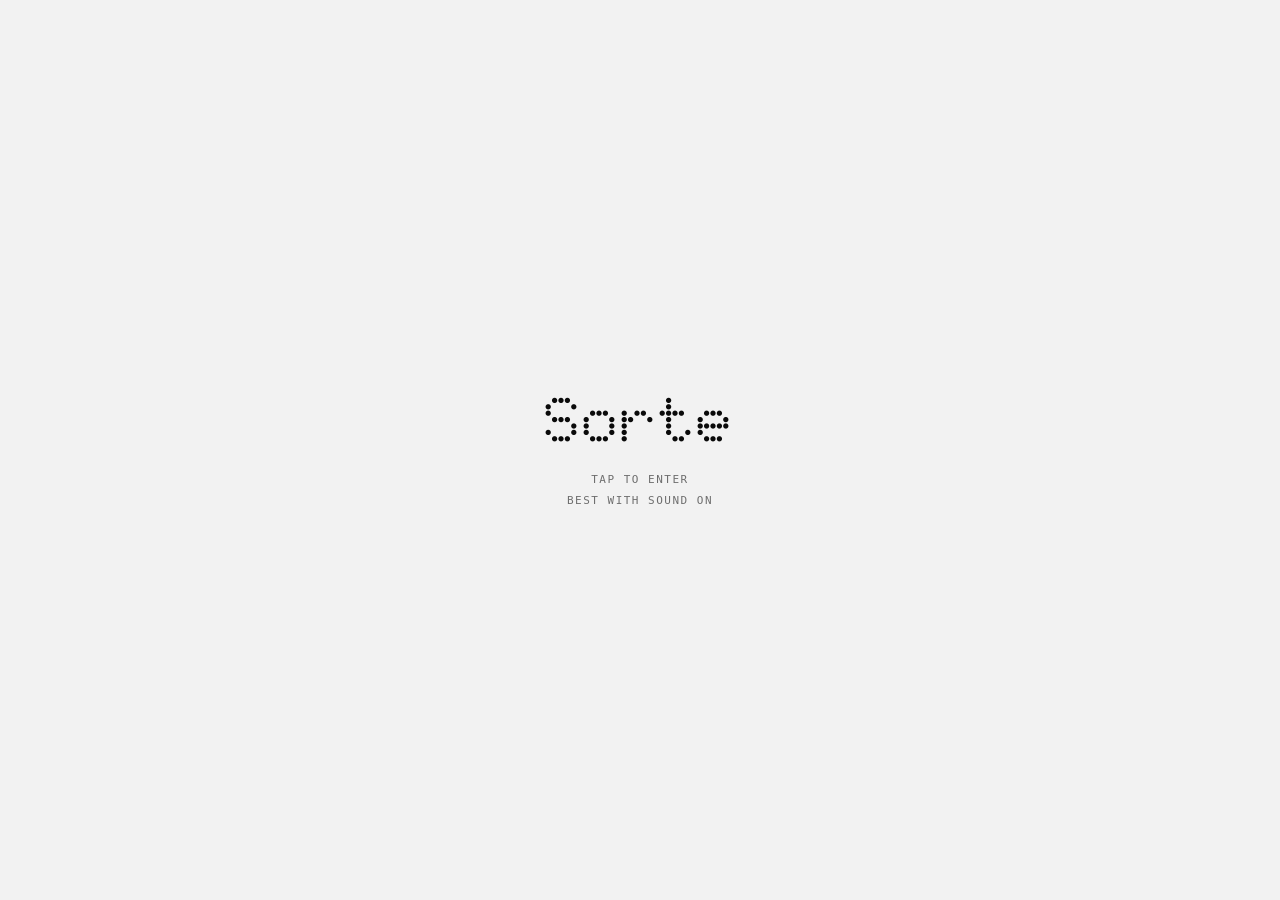
<file: docs/app/index.html>
<!doctype html>
<html lang="en">
<head>
<meta charset="utf-8">
<meta name="viewport" content="width=device-width,initial-scale=1,viewport-fit=cover">
<title>Sorte — oracle in your browser</title>
<meta name="description" content="Sorte in your browser: a closed oracle made of steam, an open oracle made of fire, and dice. For iPhone, iPad or any computer. By Mattia Giordano.">
<meta name="author" content="Mattia Giordano">
<link rel="canonical" href="https://mattiagiordano27.github.io/sorte/app/">
<meta property="og:site_name" content="Sorte">
<meta property="og:type" content="website">
<meta property="og:title" content="Sorte — oracle in your browser">
<meta property="og:description" content="An oracle for creative writing, divination and role-playing. Steam, fire and dice, on iPhone, iPad or any computer. Free, works offline.">
<meta property="og:image" content="https://mattiagiordano27.github.io/sorte/media/og_app.png">
<meta property="og:image:width" content="1200">
<meta property="og:image:height" content="630">
<meta property="og:image:alt" content="Sorte: a dotted circle with the answer YES">
<meta property="og:url" content="https://mattiagiordano27.github.io/sorte/app/">
<meta property="og:locale" content="en_GB">
<meta property="og:locale:alternate" content="it_IT">
<meta name="twitter:card" content="summary_large_image">
<meta name="twitter:title" content="Sorte — oracle in your browser">
<meta name="twitter:description" content="Steam, fire and dice, on iPhone, iPad or any computer. Free, works offline.">
<meta name="twitter:image" content="https://mattiagiordano27.github.io/sorte/media/og_app.png">
<meta name="theme-color" content="#000000">
<meta name="apple-mobile-web-app-capable" content="yes">
<meta name="mobile-web-app-capable" content="yes">
<meta name="apple-mobile-web-app-status-bar-style" content="black-translucent">
<meta name="apple-mobile-web-app-title" content="Sorte">
<script type="application/ld+json">{"@context": "https://schema.org", "@type": "WebApplication", "name": "Sorte", "url": "https://mattiagiordano27.github.io/sorte/app/", "description": "An oracle for creative writing, divination and role-playing: a closed oracle made of steam, an open oracle made of fire, and dice.", "applicationCategory": "GameApplication", "operatingSystem": "Any (web browser): iPhone, iPad, Mac, Windows, Linux", "inLanguage": ["en", "it"], "isAccessibleForFree": true, "offers": {"@type": "Offer", "price": "0", "priceCurrency": "EUR"}, "author": {"@type": "Person", "name": "Mattia Giordano"}, "image": "https://mattiagiordano27.github.io/sorte/media/og_app.png", "softwareVersion": "0.27.1", "sameAs": ["https://mattiagiordano27.github.io/sorte/"]}</script>
<link rel="manifest" href="manifest.webmanifest">
<link rel="icon" href="icon-192.png">
<link rel="apple-touch-icon" href="icon-180.png">
<style>
@font-face{font-family:Doto;src:url(font/doto.ttf) format("truetype");font-weight:100 900;font-display:block}
:root{
  --bg:#000;--text:#f2f2f2;--muted:#8a8a8a;--line:#2a2a2a;
  --pad:clamp(20px,5vw,64px);
  --mono:ui-monospace,"SF Mono",Menlo,Consolas,monospace;
  --sans:-apple-system,BlinkMacSystemFont,"Helvetica Neue",Helvetica,Arial,sans-serif;
  --serif:Georgia,"Times New Roman",serif;
  --H:100vh;
}
@supports (height:100dvh){:root{--H:100dvh}}
:root:not([data-theme="dark"]){color-scheme:dark}
@media (prefers-color-scheme:light){
  :root:not([data-theme="dark"]){--bg:#f2f2f2;--text:#0a0a0a;--muted:#6e6e6e;--line:#d8d8d8;color-scheme:light}
}
*{box-sizing:border-box;-webkit-tap-highlight-color:transparent}
html,body{margin:0;height:100%;background:var(--bg);color:var(--text);font-family:var(--sans)}
body{overflow:hidden;overscroll-behavior:none;-webkit-user-select:none;user-select:none}
button{font:inherit;color:inherit;background:none;border:0;padding:0;cursor:pointer}
.dot{font-family:Doto,var(--mono);font-variation-settings:"wght" 800,"ROND" 100;font-weight:800}
.label{font-family:var(--mono);font-size:11px;letter-spacing:1.5px;text-transform:uppercase}

/* ── GIOCA ── */
#play{position:fixed;top:0;left:0;right:0;height:var(--H);display:grid;grid-template-columns:minmax(0,1fr);grid-template-rows:auto 1fr auto;overflow:hidden;
  padding:calc(var(--pad)*.8 + env(safe-area-inset-top)) calc(var(--pad) + env(safe-area-inset-right)) calc(var(--pad)*.8 + env(safe-area-inset-bottom)) calc(var(--pad) + env(safe-area-inset-left))}
header{display:flex;align-items:center;gap:10px;min-width:0}
header .t{flex:1;min-width:0}
header h1{margin:0;font-size:46px;line-height:48px}
header .tag{font-size:9px;color:var(--muted);margin-top:2px}
.round{width:44px;height:44px;border-radius:50%;border:1px solid var(--line);display:grid;place-items:center;font-size:16px;flex:none}
.round:hover{border-color:var(--muted)}
.mid{display:contents}
main{display:flex;flex-direction:column;align-items:center;justify-content:center;min-height:0;min-width:0}
#matrix{display:block;border-radius:50%;background:#000;cursor:pointer;touch-action:manipulation;
  width:var(--m);height:var(--m)}
#play{--m:min(86vw,calc(var(--H)*0.58),560px)}
#hint{color:var(--muted);text-align:center;margin-top:clamp(22px,calc(var(--H)*0.04),40px);min-height:15px;padding:0 8px}
#dice{height:64px;max-width:100%;margin-top:clamp(12px,calc(var(--H)*0.024),22px);display:flex;align-items:center;justify-content:space-between;gap:6px;
  width:min(100%,calc(var(--m) + 40px));visibility:hidden}
#dice.on{visibility:visible}
.die{flex:none;width:min(48px,calc((100% - 36px) / 7));aspect-ratio:1;border-radius:50%;border:1px solid var(--line);display:flex;flex-direction:column;align-items:center;justify-content:center}
.die small{font-family:var(--mono);font-size:8px;letter-spacing:1.5px;color:var(--muted);line-height:1}
.die b{font-family:var(--mono);font-size:15px;letter-spacing:1px;line-height:1.2}
.die b.long{font-size:12.5px;letter-spacing:0}
.die.sel{background:var(--text);border-color:var(--text);color:var(--bg)}
.die.sel small{color:var(--bg)}
nav{display:flex;gap:8px;width:100%;max-width:560px;justify-self:center;margin-top:clamp(16px,calc(var(--H)*0.03),36px)}
.tab{flex:1;border-radius:99px;border:1px solid var(--line);padding:14px 0;text-align:center}
.tab.sel{background:var(--text);color:var(--bg);border-color:var(--text)}
.tab:not(.sel):hover,.die:not(.sel):hover{border-color:var(--muted)}

/* orizzontale (computer, telefono girato): il tondo resta al centro, con aria intorno */
@media (orientation:landscape){
  #play{--m:min(calc(var(--H)*0.56),46vw,600px)}
  #hint{margin-top:clamp(16px,calc(var(--H)*0.034),36px)}
  #dice{margin-top:clamp(8px,calc(var(--H)*0.018),20px)}
}
/* telefono girato, poco spazio in altezza: matrice a sinistra, comandi a destra, come nell'app */
@media (max-width:400px){ .die b{font-size:13px} .die b.long{font-size:11px} }
@media (orientation:landscape) and (max-height:520px){
  #play{grid-template-columns:auto minmax(0,1fr);grid-template-rows:auto 1fr auto;column-gap:clamp(20px,4vw,48px)}
  #play>main{display:contents}
  #play{--m:calc(var(--H) - 2*var(--pad)*.8 - env(safe-area-inset-top) - env(safe-area-inset-bottom))}
  #matrix{grid-column:1;grid-row:1/4;align-self:center}
  header{grid-column:2;grid-row:1}
  .mid{grid-column:2;grid-row:2;display:flex;flex-direction:column;align-items:center;justify-content:center}
  nav{grid-column:2;grid-row:3;margin-top:0}
  #dice{width:100%;max-width:440px}
}

/* ── PAGINE (manuale, impostazioni) ── */
.page{position:fixed;inset:0;overflow-y:auto;background:var(--bg);display:none;-webkit-user-select:text;user-select:text;
  padding:calc(var(--pad)*.8 + env(safe-area-inset-top)) calc(var(--pad) + env(safe-area-inset-right)) calc(56px + env(safe-area-inset-bottom)) calc(var(--pad) + env(safe-area-inset-left))}
.page.on{display:block}
.page .in{max-width:640px;margin:0 auto}
.bar{display:flex;align-items:center;gap:14px;color:var(--muted)}
.page h2{font-size:30px;line-height:34px;margin:24px 0 18px;font-weight:800}
.chapter{margin-top:40px}
.chapter .num{font-size:18px;color:var(--muted)}
.chapter h3{font-size:30px;line-height:34px;margin:0;font-weight:800}
.page p,.rule{font-size:15px;line-height:22px;margin:0 0 12px}
.page .muted{color:var(--muted)}
.head{margin:26px 0 12px}
.row{border:1px solid var(--line);border-radius:14px;padding:14px;margin:0 0 12px}
.ans{font-family:var(--mono);font-size:13px;letter-spacing:1px;font-weight:700;margin-bottom:4px}
.row p{color:var(--muted);margin:0}
.ex{border-left:2px solid var(--line);padding:2px 0 2px 14px;margin:4px 0 16px;font-family:var(--serif);font-size:15px;line-height:22px}
.ex .q{color:var(--muted);margin-bottom:6px}
.ex .r{font-family:var(--mono);font-size:13px;letter-spacing:1px;font-weight:700;margin-bottom:6px}
.rule{display:flex;gap:12px}
.rule:before{content:"";flex:none;width:6px;height:6px;border-radius:50%;background:var(--muted);margin-top:8px}
.symbols{display:grid;grid-template-columns:repeat(3,1fr);gap:18px 12px;margin:12px 0 20px}
.symbols div{text-align:center}
.symbols canvas{width:100%;aspect-ratio:1;border-radius:50%;background:#000;display:block}
.symbols span{display:block;margin-top:6px;font-size:10px;color:var(--muted)}
.chips{display:flex;flex-wrap:wrap;gap:8px;margin:10px 0}
.chip{border-radius:99px;border:1px solid var(--line);padding:9px 14px}
.chip.sel{background:var(--text);color:var(--bg);border-color:var(--text)}
.sep{height:1px;background:var(--line);margin:36px 0 16px}
.sect{margin-top:36px;margin-bottom:10px}
.sect + .chips{margin-top:0}
.rule b{font-weight:500}
a{color:inherit}
a.chip{text-decoration:none}
a.ig{color:var(--text);text-decoration:underline;text-underline-offset:3px}

/* ── INGRESSO: un tocco sblocca l'audio ── */
#enter{position:fixed;inset:0;background:var(--bg);display:flex;flex-direction:column;align-items:center;justify-content:center;gap:18px;cursor:pointer;z-index:10;transition:opacity .5s}
#enter.out{opacity:0;pointer-events:none}
#enter h1{margin:0;font-size:64px;line-height:1}
#enter .label{color:var(--muted);text-align:center;line-height:1.9}
</style>
</head>
<body>

<div id="enter">
  <h1 class="dot">Sorte</h1>
  <div class="label" id="enterText"></div>
</div>

<div id="play">
  <header>
    <div class="t">
      <h1 class="dot" id="title">Sorte</h1>
      <div class="tag label" id="tagline"></div>
    </div>
    <button class="round" id="btnManual" aria-label="Manual">?</button>
    <button class="round" id="btnSettings" aria-label="Settings">···</button>
  </header>
  <main>
    <canvas id="matrix" width="900" height="900"></canvas>
    <div class="mid">
      <div id="hint" class="label"></div>
      <div id="dice"></div>
    </div>
  </main>
  <nav id="tabs"></nav>
</div>

<section class="page" id="manual"><div class="in"></div></section>
<section class="page" id="settings"><div class="in"></div></section>

<script src="engine.js"></script>
<script src="testi.js"></script>
<script src="app.js"></script>
</body>
</html>
</file>
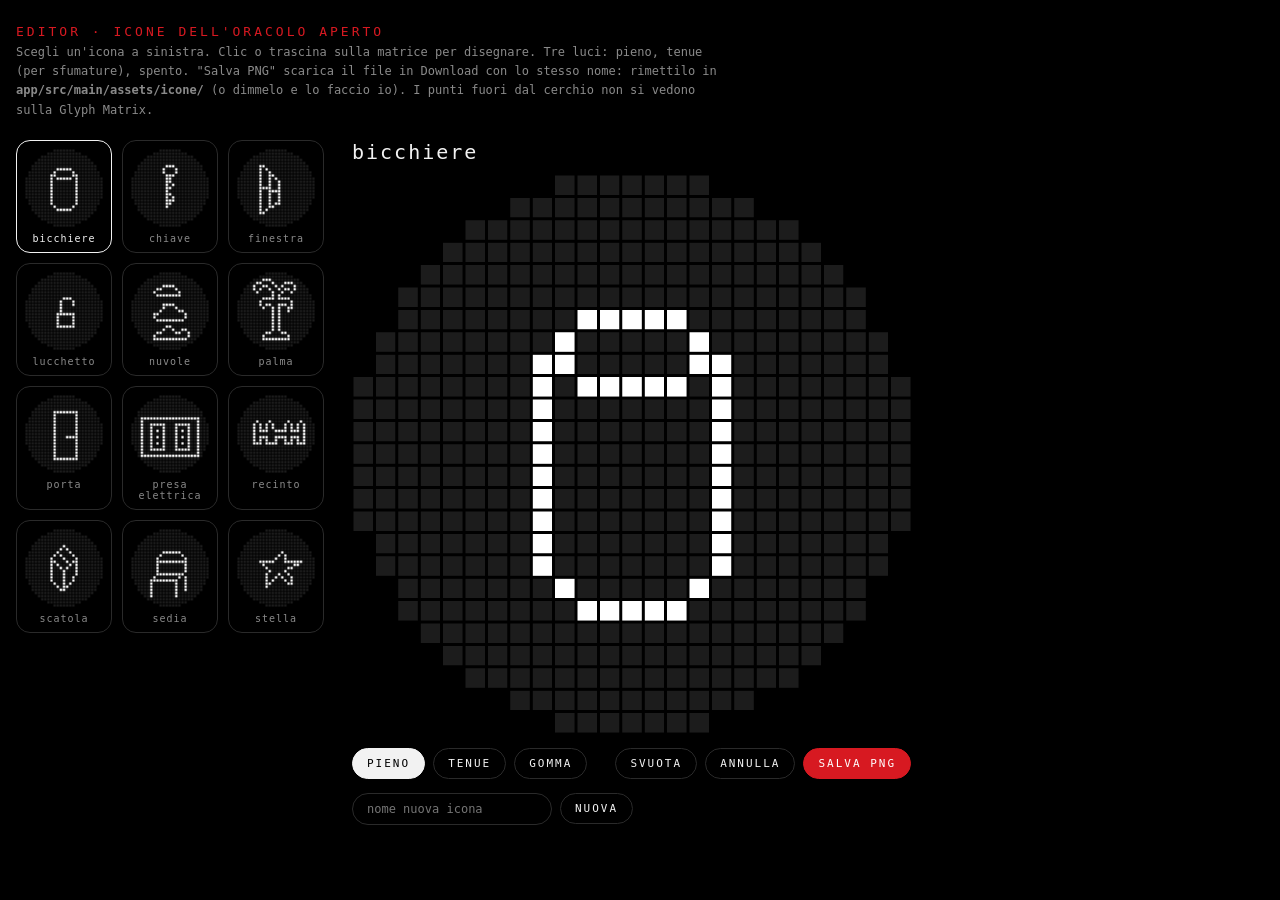
<file: tools/editor_icone.html>
<!doctype html><html lang="it"><head><meta charset="utf-8"><meta name="viewport" content="width=device-width,initial-scale=1">
<title>Editor icone</title>
<style>
:root{--bg:#000;--fg:#f2f2f2;--muted:#8a8a8a;--line:#2a2a2a;--red:#d71921}
*{box-sizing:border-box}
body{background:var(--bg);color:var(--fg);font-family:ui-monospace,Menlo,monospace;margin:0;padding:24px 16px}
h1{font-size:13px;letter-spacing:3px;color:var(--red);font-weight:400;margin:0 0 4px}
p{color:var(--muted);font-size:12px;line-height:1.6;margin:0 0 20px;max-width:720px}
.wrap{display:flex;gap:28px;flex-wrap:wrap;align-items:flex-start}
.list{display:grid;grid-template-columns:repeat(3,96px);gap:10px}
.thumb{border:1px solid var(--line);border-radius:14px;padding:8px;cursor:pointer;text-align:center;font-size:10px;letter-spacing:1px;color:var(--muted)}
.thumb.on{border-color:var(--fg);color:var(--fg)}
.thumb canvas{width:78px;height:78px;display:block;margin:0 auto 6px}
#ed{width:min(560px,92vw);height:min(560px,92vw);touch-action:none;cursor:crosshair;display:block}
.bar{display:flex;flex-wrap:wrap;gap:8px;margin-top:14px;align-items:center}
.chip{border:1px solid var(--line);border-radius:99px;padding:8px 14px;font-size:11px;letter-spacing:2px;cursor:pointer;background:none;color:var(--fg);font-family:inherit}
.chip.on{background:var(--fg);color:#000;border-color:var(--fg)}
.save{background:var(--red);border-color:var(--red);color:#fff}
input{background:none;border:1px solid var(--line);border-radius:99px;color:var(--fg);padding:8px 14px;font:inherit;font-size:12px;width:200px}
.name{font-size:20px;letter-spacing:2px;margin-bottom:10px}
</style></head><body>
<h1>EDITOR · ICONE DELL'ORACOLO APERTO</h1>
<p>Scegli un'icona a sinistra. Clic o trascina sulla matrice per disegnare. Tre luci: pieno, tenue (per sfumature), spento.
"Salva PNG" scarica il file in Download con lo stesso nome: rimettilo in <b>app/src/main/assets/icone/</b> (o dimmelo e lo faccio io).
I punti fuori dal cerchio non si vedono sulla Glyph Matrix.</p>
<div class="wrap">
  <div class="list" id="list"></div>
  <div>
    <div class="name" id="nm">—</div>
    <canvas id="ed" width="750" height="750"></canvas>
    <div class="bar">
      <button class="chip on" data-v="255">PIENO</button>
      <button class="chip" data-v="110">TENUE</button>
      <button class="chip" data-v="0">GOMMA</button>
      <span style="width:12px"></span>
      <button class="chip" id="clr">SVUOTA</button>
      <button class="chip" id="undo">ANNULLA</button>
      <button class="chip save" id="save">SALVA PNG</button>
    </div>
    <div class="bar"><input id="newname" placeholder="nome nuova icona"><button class="chip" id="new">NUOVA</button></div>
  </div>
</div>
<script>
const N=25, inC=(x,y)=>(x-12)**2+(y-12)**2<=156;
const ICONS={"bicchiere": "iVBORw0KGgoAAAANSUhEUgAAABkAAAAZCAAAAADhgtq/AAAANklEQVR4nGNgGLyAEcH8j8ZHlYCSIMCEKoEkxQJXwwgxDYsMA5oVTKjcISKDAOihQ0yIDhQAAPDAChaceNirAAAAAElFTkSuQmCC", "chiave": "[base64]", "finestra": "iVBORw0KGgoAAAANSUhEUgAAABkAAAAZCAYAAADE6YVjAAAAcklEQVRIS+2S0QrAIAhF9f8/2riMIGQ0r621oPOiTx29piJiMhk9Eob1cZldf0IVs+TpbgIJBLVmCUl8z0JJQEZESdBnNqIlvo/wD0nLJ5u07BfXXUR7Ht5Pjwqm3QQwj1dCEvYGnkcJGBGAruQtjoSiADNEiAFxWQlvAAAAAElFTkSuQmCC", "lucchetto": "iVBORw0KGgoAAAANSUhEUgAAABkAAAAZCAAAAADhgtq/AAAANklEQVR4nGNgGF6AEZnzH40PB/+hGAKYGIgB/1F4TDjVMaJrweaE/6gmMuE0DbcMC063DU0AAE5sCAmh+urkAAAAAElFTkSuQmCC", "nuvole": "iVBORw0KGgoAAAANSUhEUgAAABkAAAAZCAYAAADE6YVjAAAAmElEQVRIS+2RUQqAQAhE9f6H3vBD2IYcJzCI6H2Vq77VdTNb9jD+S+4gr2utc5p7lGq0kmyOTSOOsQoq6Rp15wmVBLgmZEQywbskuDZlTYk8CT4y/jMkSdUwp7s626EStUl1iaSVsOKky6OSIKdhMEHQSia4JVHfCJEl+97xO2DiVlI1wfguRqiEFSIst5WoVIKASqb4juQABOlnARfEUrYAAAAASUVORK5CYII=", "palma": "[base64]/rhz1L6i5jPJ2Vde1WgdTkoplyRP8R3IAgsy4AcWYifMAAAAASUVORK5CYII=", "porta": "iVBORw0KGgoAAAANSUhEUgAAABkAAAAZCAYAAADE6YVjAAAAWUlEQVRIS+3SSwoAIAgEUL3/oQ0XhhQNfaHFvF0ITQ2qiJg8pgxZ8U9dZng3VP2tY1M/8ZDRRWgWGFKxrg6qBM3C1nb5OXsSkqFZYEjFujrtyraubNcphiwpBoNzAbRGf8UAAAAASUVORK5CYII=", "presa_elettrica": "iVBORw0KGgoAAAANSUhEUgAAABkAAAAZCAYAAADE6YVjAAAAiklEQVRIS+2SSwqAMAwFm/sfuhLwQR37Mdq66myaD8lg0FJKOS3GtiTCPleIy7lynvc3m/nqM6akbL6Fe5qS2leVg71+SMKlT3P2POpK+ArWa7NiKBGRnD2PuhK+gvXarBhKRCRnz6OuhK9gvTYrhhIRydnzqCkhXErCki9wz00yi6ZkFVsS4pdzHY7s0wFAd7YhAAAAAElFTkSuQmCC", "recinto": "[base64]", "scatola": "iVBORw0KGgoAAAANSUhEUgAAABkAAAAZCAYAAADE6YVjAAAAgklEQVRIS+2QQQ7AIAgE4f+PptmDiSGgi7aNB+ckmuy4qIiYfIxeSYUz12Vmooq/8ZSaNEFVREt8sJ9HUJKsgZ8zphIfNJsjKAmIgqO3CErSAjPRa5L+HN2NKEmYOeJ8CdMCbDXxbxlTCYiCWQGgJKAPB6wA0BKwIgAlySpXUuKXdT2nFpEBpTHGVQAAAABJRU5ErkJggg==", "sedia": "iVBORw0KGgoAAAANSUhEUgAAABkAAAAZCAYAAADE6YVjAAAAbklEQVRIS+2SMQ7AIAwDk/8/mipDJIbGNgKWNrfG+CQLN7Nhl/GWrNBzLSHPNcZ7zD0qMJIkBFUZuiVUopSwjCRR2JaggoBlfiZhoKkCOBfbOu8sV0qUX5XFWxL0cL6zbEvoRDNH5mKUkpN8R/IAYdB2ARJ+vSkAAAAASUVORK5CYII=", "stella": "iVBORw0KGgoAAAANSUhEUgAAABkAAAAZCAYAAADE6YVjAAAAgUlEQVRIS+2QQQ7AIAgE4f+PpuFAYsiKi7aXxjkp6A5BRcTkY/RKOtx1tdhel5mJqn9fsyUJAStqS8bgVyQekhlDUd/J4lLisNOGEL1dSpxKVIUHlMRBIlRDUJIcNt5zD9GWxBnVZrQkOWxWz9ASBwVVvYCWVCErKMkpV9LiP+t6AMBTagE/nCmDAAAAAElFTkSuQmCC"};
const data={}; let cur=null, val=255, hist=[];
const ed=document.getElementById('ed'), g=ed.getContext('2d');
function load(name,b64){ return new Promise(r=>{ const im=new Image(); im.onload=()=>{ const c=document.createElement('canvas'); c.width=N;c.height=N;
  const x=c.getContext('2d'); x.drawImage(im,0,0,N,N); const d=x.getImageData(0,0,N,N).data; const a=new Uint8Array(N*N);
  for(let i=0;i<N*N;i++) a[i]=Math.round((d[i*4]*0.299+d[i*4+1]*0.587+d[i*4+2]*0.114)*d[i*4+3]/255); data[name]=a; r(); }; im.src='data:image/png;base64,'+b64; }); }
function paint(cv,a,cell,gap){ const x=cv.getContext('2d'); x.fillStyle='#000'; x.fillRect(0,0,cv.width,cv.height);
  for(let y=0;y<N;y++)for(let i=0;i<N;i++){ if(!inC(i,y))continue; const v=a[y*N+i]; const l=Math.round(28+v*227/255); x.fillStyle=`rgb(${l},${l},${l})`; x.fillRect(i*cell+gap,y*cell+gap,cell-2*gap,cell-2*gap);} }
function thumbs(){ const L=document.getElementById('list'); L.innerHTML='';
  Object.keys(data).sort().forEach(n=>{ const t=document.createElement('div'); t.className='thumb'+(n===cur?' on':''); const c=document.createElement('canvas'); c.width=100;c.height=100;
    paint(c,data[n],4,0.5); t.appendChild(c); t.appendChild(document.createTextNode(n.replace('_',' '))); t.onclick=()=>select(n); L.appendChild(t); }); }
function draw(){ if(cur) paint(ed,data[cur],30,2); }
function select(n){ cur=n; hist=[]; document.getElementById('nm').textContent=n.replace('_',' '); draw(); thumbs(); }
let down=false;
function at(e){ const r=ed.getBoundingClientRect(); const x=Math.floor((e.clientX-r.left)/r.width*N), y=Math.floor((e.clientY-r.top)/r.height*N); return [x,y]; }
function set(e){ const [x,y]=at(e); if(x<0||y<0||x>=N||y>=N||!inC(x,y)) return; const a=data[cur]; if(a[y*N+x]!==val){ a[y*N+x]=val; draw(); } }
ed.addEventListener('pointerdown',e=>{ if(!cur)return; hist.push(new Uint8Array(data[cur])); down=true; ed.setPointerCapture(e.pointerId); set(e); });
ed.addEventListener('pointermove',e=>{ if(down) set(e); });
ed.addEventListener('pointerup',()=>{ down=false; thumbs(); });
document.querySelectorAll('[data-v]').forEach(b=>b.onclick=()=>{ val=+b.dataset.v; document.querySelectorAll('[data-v]').forEach(c=>c.classList.remove('on')); b.classList.add('on'); });
document.getElementById('clr').onclick=()=>{ if(!cur)return; hist.push(new Uint8Array(data[cur])); data[cur].fill(0); draw(); thumbs(); };
document.getElementById('undo').onclick=()=>{ if(hist.length){ data[cur]=hist.pop(); draw(); thumbs(); } };
document.getElementById('new').onclick=()=>{ const n=document.getElementById('newname').value.trim().toLowerCase().replace(/\s+/g,'_'); if(!n)return; data[n]=new Uint8Array(N*N); select(n); };
document.getElementById('save').onclick=()=>{ if(!cur)return; const c=document.createElement('canvas'); c.width=N;c.height=N; const x=c.getContext('2d'); const im=x.createImageData(N,N);
  for(let i=0;i<N*N;i++){ const v=data[cur][i]; im.data[i*4]=v;im.data[i*4+1]=v;im.data[i*4+2]=v;im.data[i*4+3]=255; } x.putImageData(im,0,0);
  const a=document.createElement('a'); a.download=cur+'.png'; a.href=c.toDataURL('image/png'); a.click(); };
Promise.all(Object.entries(ICONS).map(([n,b])=>load(n,b))).then(()=>{ const first=Object.keys(data).sort()[0]; select(first); });
</script></body></html>
</file>
<file: docs/fonts/fonts.css>
/* Caratteri della landing, ospitati qui (nessuna richiesta a Google). Licenza: SIL Open Font License 1.1, vedi OFL-*.txt */
@font-face {
  font-family: 'Doto';
  font-style: normal;
  font-weight: 900;
  font-display: swap;
  src: url(doto-latin-ext-9b9763.woff2) format('woff2');
  unicode-range: U+0100-02BA, U+02BD-02C5, U+02C7-02CC, U+02CE-02D7, U+02DD-02FF, U+0304, U+0308, U+0329, U+1D00-1DBF, U+1E00-1E9F, U+1EF2-1EFF, U+2020, U+20A0-20AB, U+20AD-20C4, U+2113, U+2C60-2C7F, U+A720-A7FF;
}
@font-face {
  font-family: 'Doto';
  font-style: normal;
  font-weight: 900;
  font-display: swap;
  src: url(doto-latin-b31656.woff2) format('woff2');
  unicode-range: U+0000-00FF, U+0131, U+0152-0153, U+02BB-02BC, U+02C6, U+02DA, U+02DC, U+0304, U+0308, U+0329, U+2000-206F, U+20AC, U+2122, U+2191, U+2193, U+2212, U+2215, U+FEFF, U+FFFD;
}
@font-face {
  font-family: 'Geist';
  font-style: normal;
  font-weight: 300;
  font-display: swap;
  src: url(geist-latin-ext-001175.woff2) format('woff2');
  unicode-range: U+0100-02BA, U+02BD-02C5, U+02C7-02CC, U+02CE-02D7, U+02DD-02FF, U+0304, U+0308, U+0329, U+1D00-1DBF, U+1E00-1E9F, U+1EF2-1EFF, U+2020, U+20A0-20AB, U+20AD-20C4, U+2113, U+2C60-2C7F, U+A720-A7FF;
}
@font-face {
  font-family: 'Geist';
  font-style: normal;
  font-weight: 300;
  font-display: swap;
  src: url(geist-latin-98bbbc.woff2) format('woff2');
  unicode-range: U+0000-00FF, U+0131, U+0152-0153, U+02BB-02BC, U+02C6, U+02DA, U+02DC, U+0304, U+0308, U+0329, U+2000-206F, U+20AC, U+2122, U+2191, U+2193, U+2212, U+2215, U+FEFF, U+FFFD;
}
@font-face {
  font-family: 'Geist';
  font-style: normal;
  font-weight: 400;
  font-display: swap;
  src: url(geist-latin-ext-001175.woff2) format('woff2');
  unicode-range: U+0100-02BA, U+02BD-02C5, U+02C7-02CC, U+02CE-02D7, U+02DD-02FF, U+0304, U+0308, U+0329, U+1D00-1DBF, U+1E00-1E9F, U+1EF2-1EFF, U+2020, U+20A0-20AB, U+20AD-20C4, U+2113, U+2C60-2C7F, U+A720-A7FF;
}
@font-face {
  font-family: 'Geist';
  font-style: normal;
  font-weight: 400;
  font-display: swap;
  src: url(geist-latin-98bbbc.woff2) format('woff2');
  unicode-range: U+0000-00FF, U+0131, U+0152-0153, U+02BB-02BC, U+02C6, U+02DA, U+02DC, U+0304, U+0308, U+0329, U+2000-206F, U+20AC, U+2122, U+2191, U+2193, U+2212, U+2215, U+FEFF, U+FFFD;
}
@font-face {
  font-family: 'Geist';
  font-style: normal;
  font-weight: 500;
  font-display: swap;
  src: url(geist-latin-ext-001175.woff2) format('woff2');
  unicode-range: U+0100-02BA, U+02BD-02C5, U+02C7-02CC, U+02CE-02D7, U+02DD-02FF, U+0304, U+0308, U+0329, U+1D00-1DBF, U+1E00-1E9F, U+1EF2-1EFF, U+2020, U+20A0-20AB, U+20AD-20C4, U+2113, U+2C60-2C7F, U+A720-A7FF;
}
@font-face {
  font-family: 'Geist';
  font-style: normal;
  font-weight: 500;
  font-display: swap;
  src: url(geist-latin-98bbbc.woff2) format('woff2');
  unicode-range: U+0000-00FF, U+0131, U+0152-0153, U+02BB-02BC, U+02C6, U+02DA, U+02DC, U+0304, U+0308, U+0329, U+2000-206F, U+20AC, U+2122, U+2191, U+2193, U+2212, U+2215, U+FEFF, U+FFFD;
}
@font-face {
  font-family: 'Geist Mono';
  font-style: normal;
  font-weight: 400;
  font-display: swap;
  src: url(geist-mono-latin-ext-6a465c.woff2) format('woff2');
  unicode-range: U+0100-02BA, U+02BD-02C5, U+02C7-02CC, U+02CE-02D7, U+02DD-02FF, U+0304, U+0308, U+0329, U+1D00-1DBF, U+1E00-1E9F, U+1EF2-1EFF, U+2020, U+20A0-20AB, U+20AD-20C4, U+2113, U+2C60-2C7F, U+A720-A7FF;
}
@font-face {
  font-family: 'Geist Mono';
  font-style: normal;
  font-weight: 400;
  font-display: swap;
  src: url(geist-mono-latin-4f7c2f.woff2) format('woff2');
  unicode-range: U+0000-00FF, U+0131, U+0152-0153, U+02BB-02BC, U+02C6, U+02DA, U+02DC, U+0304, U+0308, U+0329, U+2000-206F, U+20AC, U+2122, U+2191, U+2193, U+2212, U+2215, U+FEFF, U+FFFD;
}
</file>
